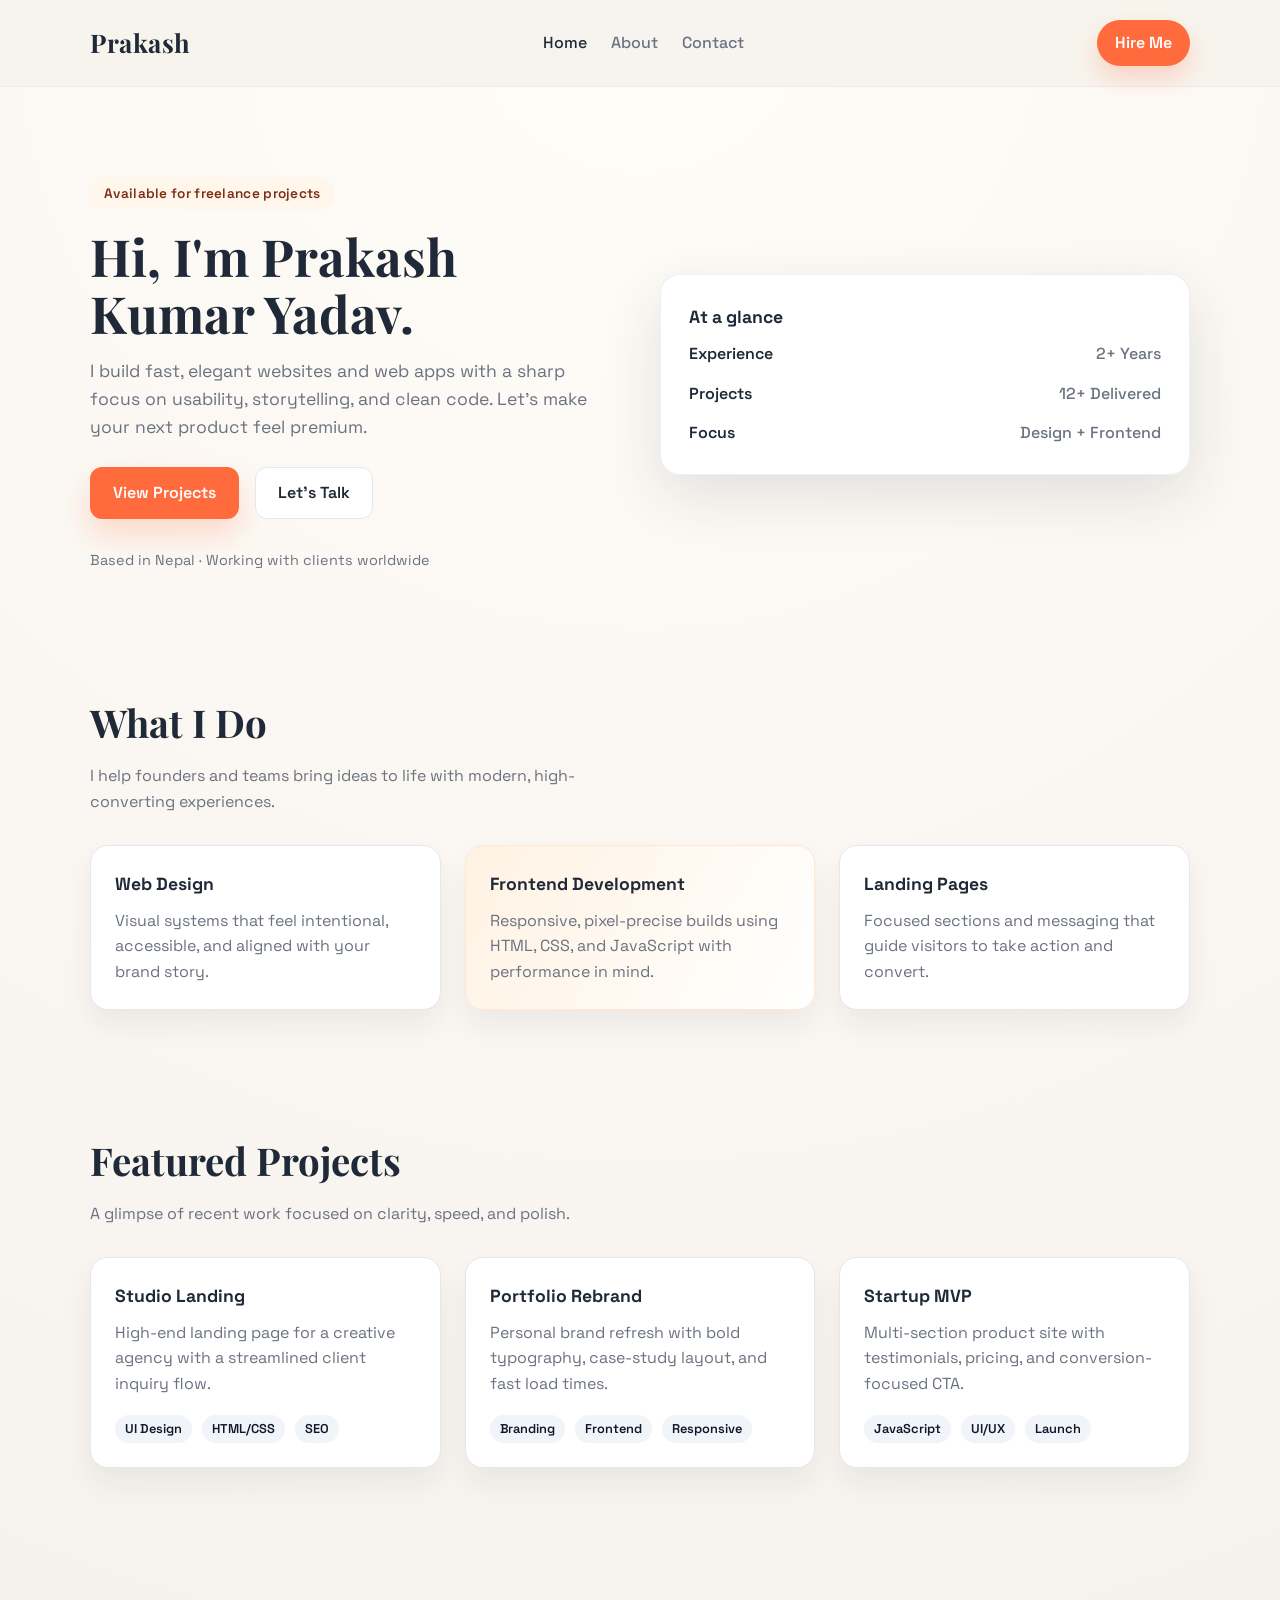
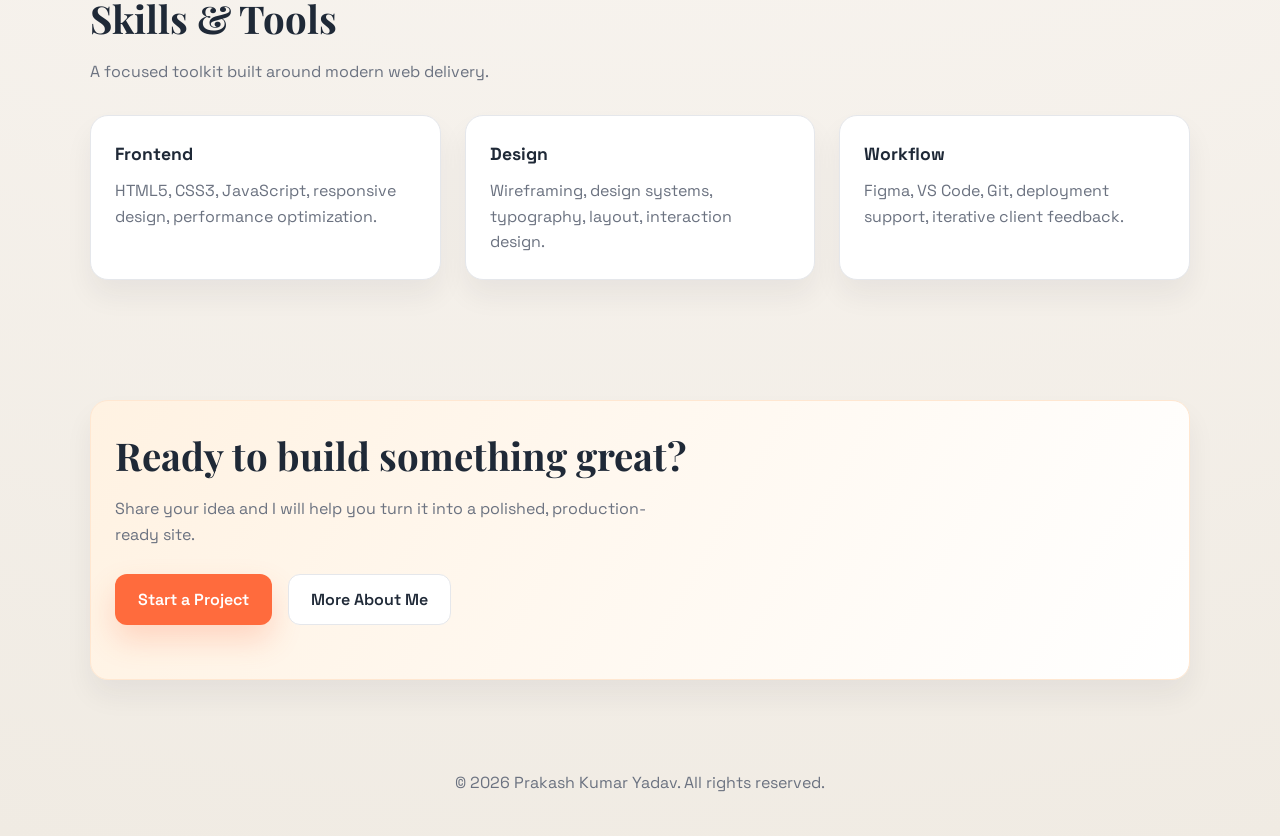
<file: index.html>
﻿<!doctype html>
<html lang="en">
  <head>
    <meta charset="UTF-8" />
    <meta name="viewport" content="width=device-width, initial-scale=1.0" />
    <title>Prakash Kumar Yadav | Portfolio</title>
    <meta
      name="description"
      content="Portfolio of Prakash Kumar Yadav, a web developer and designer creating polished, user-focused experiences."
    />
    <link rel="stylesheet" href="css/style.css" />
  </head>
  <body>
    <header class="site-header">
      <nav class="container nav">
        <a class="brand" href="index.html">Prakash</a>
        <ul class="nav-links">
          <li>
            <a class="active" aria-current="page" href="index.html">Home</a>
          </li>
          <li><a href="about.html">About</a></li>
          <li><a href="contact.html">Contact</a></li>
        </ul>
        <a class="nav-cta" href="contact.html">Hire Me</a>
      </nav>
    </header>

    <main>
      <section class="hero">
        <div class="container hero-grid">
          <div>
            <span class="badge">Available for freelance projects</span>
            <h1>Hi, I'm Prakash Kumar Yadav.</h1>
            <p class="lead">
              I build fast, elegant websites and web apps with a sharp focus on
              usability, storytelling, and clean code. Let's make your next
              product feel premium.
            </p>
            <div class="hero-actions">
              <a class="btn primary" href="#projects">View Projects</a>
              <a class="btn ghost" href="contact.html">Let's Talk</a>
            </div>
            <p class="form-note">
              Based in Nepal · Working with clients worldwide
            </p>
          </div>
          <aside class="hero-card">
            <h3>At a glance</h3>
            <ul class="hero-list">
              <li>Experience <span>2+ Years</span></li>
              <li>Projects <span>12+ Delivered</span></li>
              <li>Focus <span>Design + Frontend</span></li>
            </ul>
          </aside>
        </div>
      </section>

      <section class="section">
        <div class="container">
          <div class="section-header">
            <div>
              <h2>What I Do</h2>
              <p class="section-subtitle">
                I help founders and teams bring ideas to life with modern,
                high-converting experiences.
              </p>
            </div>
          </div>
          <div class="cards">
            <div class="card">
              <h3>Web Design</h3>
              <p>
                Visual systems that feel intentional, accessible, and aligned
                with your brand story.
              </p>
            </div>
            <div class="card highlight">
              <h3>Frontend Development</h3>
              <p>
                Responsive, pixel-precise builds using HTML, CSS, and JavaScript
                with performance in mind.
              </p>
            </div>
            <div class="card">
              <h3>Landing Pages</h3>
              <p>
                Focused sections and messaging that guide visitors to take
                action and convert.
              </p>
            </div>
          </div>
        </div>
      </section>

      <section id="projects" class="section">
        <div class="container">
          <div class="section-header">
            <div>
              <h2>Featured Projects</h2>
              <p class="section-subtitle">
                A glimpse of recent work focused on clarity, speed, and polish.
              </p>
            </div>
          </div>
          <div class="cards">
            <article class="card">
              <h3>Studio Landing</h3>
              <p>
                High-end landing page for a creative agency with a streamlined
                client inquiry flow.
              </p>
              <div class="project-meta">
                <span class="tag">UI Design</span>
                <span class="tag">HTML/CSS</span>
                <span class="tag">SEO</span>
              </div>
            </article>
            <article class="card">
              <h3>Portfolio Rebrand</h3>
              <p>
                Personal brand refresh with bold typography, case-study layout,
                and fast load times.
              </p>
              <div class="project-meta">
                <span class="tag">Branding</span>
                <span class="tag">Frontend</span>
                <span class="tag">Responsive</span>
              </div>
            </article>
            <article class="card">
              <h3>Startup MVP</h3>
              <p>
                Multi-section product site with testimonials, pricing, and
                conversion-focused CTA.
              </p>
              <div class="project-meta">
                <span class="tag">JavaScript</span>
                <span class="tag">UI/UX</span>
                <span class="tag">Launch</span>
              </div>
            </article>
          </div>
        </div>
      </section>

      <section class="section">
        <div class="container">
          <div class="section-header">
            <div>
              <h2>Skills & Tools</h2>
              <p class="section-subtitle">
                A focused toolkit built around modern web delivery.
              </p>
            </div>
          </div>
          <div class="cards">
            <div class="card">
              <h3>Frontend</h3>
              <p>
                HTML5, CSS3, JavaScript, responsive design, performance
                optimization.
              </p>
            </div>
            <div class="card">
              <h3>Design</h3>
              <p>
                Wireframing, design systems, typography, layout, interaction
                design.
              </p>
            </div>
            <div class="card">
              <h3>Workflow</h3>
              <p>
                Figma, VS Code, Git, deployment support, iterative client
                feedback.
              </p>
            </div>
          </div>
        </div>
      </section>

      <section class="section">
        <div class="container">
          <div class="card highlight">
            <h2>Ready to build something great?</h2>
            <p class="section-subtitle">
              Share your idea and I will help you turn it into a polished,
              production-ready site.
            </p>
            <div class="hero-actions">
              <a class="btn primary" href="contact.html">Start a Project</a>
              <a class="btn ghost" href="about.html">More About Me</a>
            </div>
          </div>
        </div>
      </section>
    </main>

    <footer>
      <div class="container">
        <p>© 2026 Prakash Kumar Yadav. All rights reserved.</p>
      </div>
    </footer>

    <script src="js/script.js"></script>
  </body>
</html>
</file>
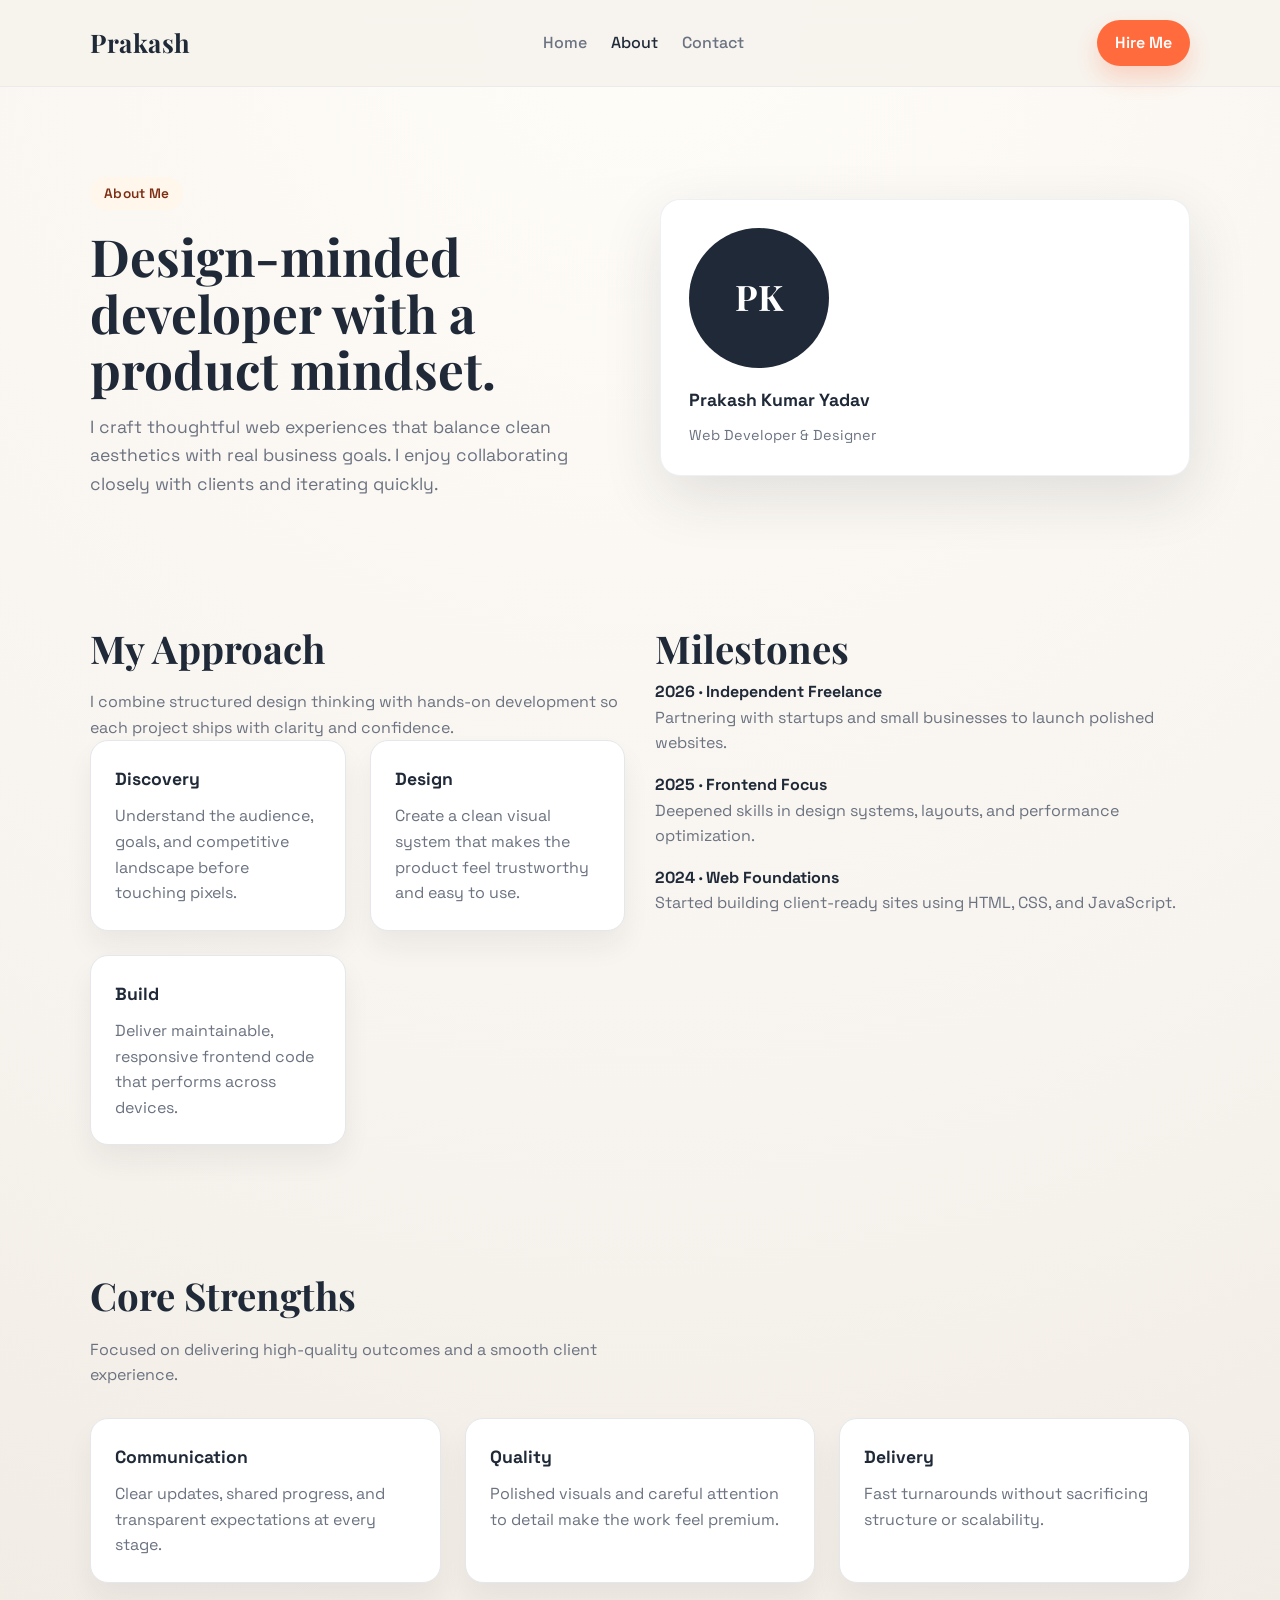
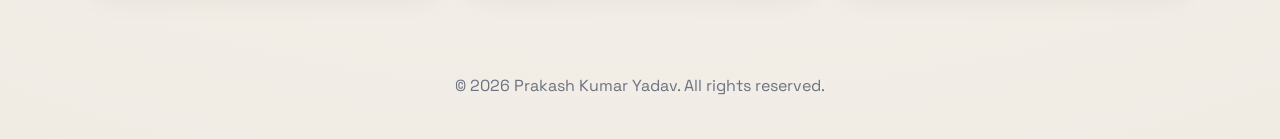
<file: about.html>
﻿<!DOCTYPE html>
<html lang="en">
<head>
    <meta charset="UTF-8">
    <meta name="viewport" content="width=device-width, initial-scale=1.0">
    <title>About | Prakash Kumar Yadav</title>
    <meta name="description" content="Learn more about Prakash Kumar Yadav, a web developer focused on creating elegant and effective digital experiences.">
    <link rel="stylesheet" href="css/style.css">
</head>
<body>

<header class="site-header">
    <nav class="container nav">
        <a class="brand" href="index.html">Prakash</a>
        <ul class="nav-links">
            <li><a href="index.html">Home</a></li>
            <li><a class="active" aria-current="page" href="about.html">About</a></li>
            <li><a href="contact.html">Contact</a></li>
        </ul>
        <a class="nav-cta" href="contact.html">Hire Me</a>
    </nav>
</header>

<main>
    <section class="hero">
        <div class="container hero-grid">
            <div>
                <span class="badge">About Me</span>
                <h1>Design-minded developer with a product mindset.</h1>
                <p class="lead">I craft thoughtful web experiences that balance clean aesthetics with real business goals. I enjoy collaborating closely with clients and iterating quickly.</p>
            </div>
            <aside class="hero-card">
                <div class="avatar">PK</div>
                <h3>Prakash Kumar Yadav</h3>
                <p class="form-note">Web Developer & Designer</p>
            </aside>
        </div>
    </section>

    <section class="section">
        <div class="container about-grid">
            <div>
                <h2>My Approach</h2>
                <p class="section-subtitle">I combine structured design thinking with hands-on development so each project ships with clarity and confidence.</p>
                <div class="cards">
                    <div class="card">
                        <h3>Discovery</h3>
                        <p>Understand the audience, goals, and competitive landscape before touching pixels.</p>
                    </div>
                    <div class="card">
                        <h3>Design</h3>
                        <p>Create a clean visual system that makes the product feel trustworthy and easy to use.</p>
                    </div>
                    <div class="card">
                        <h3>Build</h3>
                        <p>Deliver maintainable, responsive frontend code that performs across devices.</p>
                    </div>
                </div>
            </div>
            <div>
                <h2>Milestones</h2>
                <ul class="timeline">
                    <li>
                        <strong>2026 · Independent Freelance</strong>
                        Partnering with startups and small businesses to launch polished websites.
                    </li>
                    <li>
                        <strong>2025 · Frontend Focus</strong>
                        Deepened skills in design systems, layouts, and performance optimization.
                    </li>
                    <li>
                        <strong>2024 · Web Foundations</strong>
                        Started building client-ready sites using HTML, CSS, and JavaScript.
                    </li>
                </ul>
            </div>
        </div>
    </section>

    <section class="section">
        <div class="container">
            <div class="section-header">
                <div>
                    <h2>Core Strengths</h2>
                    <p class="section-subtitle">Focused on delivering high-quality outcomes and a smooth client experience.</p>
                </div>
            </div>
            <div class="cards">
                <div class="card">
                    <h3>Communication</h3>
                    <p>Clear updates, shared progress, and transparent expectations at every stage.</p>
                </div>
                <div class="card">
                    <h3>Quality</h3>
                    <p>Polished visuals and careful attention to detail make the work feel premium.</p>
                </div>
                <div class="card">
                    <h3>Delivery</h3>
                    <p>Fast turnarounds without sacrificing structure or scalability.</p>
                </div>
            </div>
        </div>
    </section>
</main>

<footer>
    <div class="container">
        <p>© 2026 Prakash Kumar Yadav. All rights reserved.</p>
    </div>
</footer>

</body>
</html>
</file>
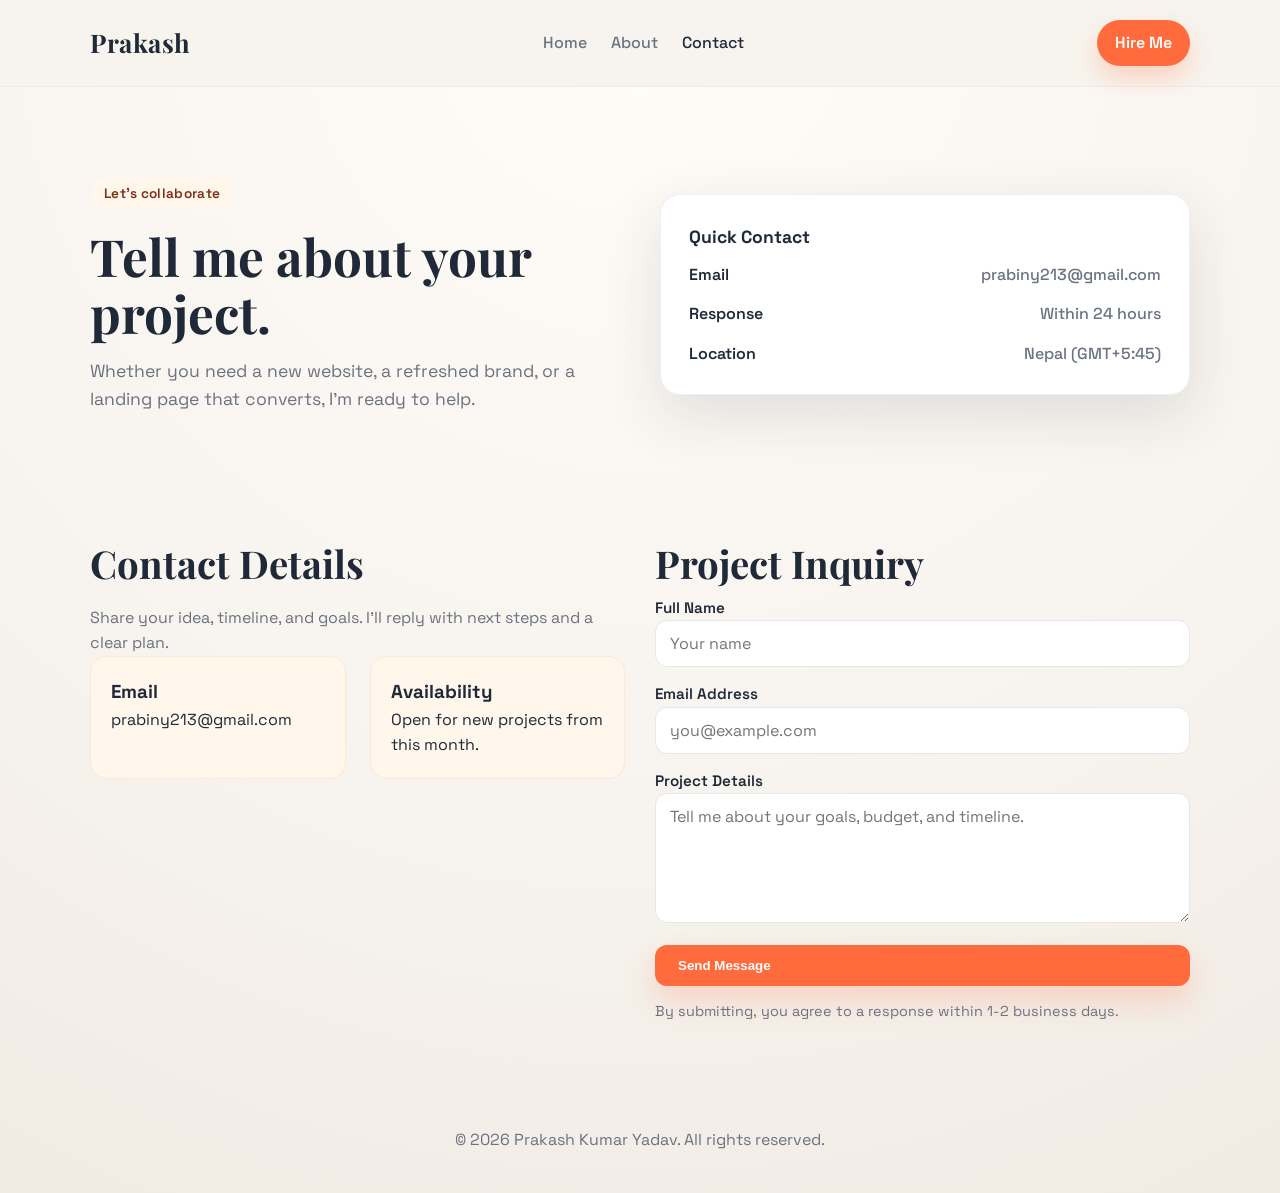
<file: contact.html>
﻿<!DOCTYPE html>
<html lang="en">
<head>
    <meta charset="UTF-8">
    <meta name="viewport" content="width=device-width, initial-scale=1.0">
    <title>Contact | Prakash Kumar Yadav</title>
    <meta name="description" content="Get in touch with Prakash Kumar Yadav for web design and frontend development projects.">
    <link rel="stylesheet" href="css/style.css">
</head>
<body>

<header class="site-header">
    <nav class="container nav">
        <a class="brand" href="index.html">Prakash</a>
        <ul class="nav-links">
            <li><a href="index.html">Home</a></li>
            <li><a href="about.html">About</a></li>
            <li><a class="active" aria-current="page" href="contact.html">Contact</a></li>
        </ul>
        <a class="nav-cta" href="contact.html">Hire Me</a>
    </nav>
</header>

<main>
    <section class="hero">
        <div class="container hero-grid">
            <div>
                <span class="badge">Let's collaborate</span>
                <h1>Tell me about your project.</h1>
                <p class="lead">Whether you need a new website, a refreshed brand, or a landing page that converts, I'm ready to help.</p>
            </div>
            <aside class="hero-card">
                <h3>Quick Contact</h3>
                <ul class="hero-list">
                    <li>Email <span>prabiny213@gmail.com</span></li>
                    <li>Response <span>Within 24 hours</span></li>
                    <li>Location <span>Nepal (GMT+5:45)</span></li>
                </ul>
            </aside>
        </div>
    </section>

    <section class="section">
        <div class="container contact-grid">
            <div>
                <h2>Contact Details</h2>
                <p class="section-subtitle">Share your idea, timeline, and goals. I'll reply with next steps and a clear plan.</p>
                <div class="cards">
                    <div class="info-card">
                        <h3>Email</h3>
                        <p>prabiny213@gmail.com</p>
                    </div>
                    <div class="info-card">
                        <h3>Availability</h3>
                        <p>Open for new projects from this month.</p>
                    </div>
                </div>
            </div>
            <div>
                <h2>Project Inquiry</h2>
                <form id="contactForm" novalidate>
                    <div>
                        <label for="name">Full Name</label>
                        <input type="text" id="name" name="name" placeholder="Your name">
                    </div>
                    <div>
                        <label for="email">Email Address</label>
                        <input type="email" id="email" name="email" placeholder="you@example.com">
                    </div>
                    <div>
                        <label for="message">Project Details</label>
                        <textarea id="message" name="message" placeholder="Tell me about your goals, budget, and timeline."></textarea>
                    </div>
                    <button class="btn primary" type="submit">Send Message</button>
                    <p class="form-note">By submitting, you agree to a response within 1-2 business days.</p>
                    <p id="formStatus" class="form-status" role="status" aria-live="polite"></p>
                </form>
            </div>
        </div>
    </section>
</main>

<footer>
    <div class="container">
        <p>© 2026 Prakash Kumar Yadav. All rights reserved.</p>
    </div>
</footer>

<script src="js/script.js"></script>
</body>
</html>
</file>
<file: css/style.css>
﻿@import url('https://fonts.googleapis.com/css2?family=Playfair+Display:wght@500;600;700&family=Space+Grotesk:wght@400;500;600;700&display=swap');

:root {
    --bg: #f7f3ee;
    --surface: #ffffff;
    --surface-alt: #fff6ec;
    --text: #1f2937;
    --muted: #6b7280;
    --accent: #ff6b3d;
    --accent-dark: #e35428;
    --accent-2: #1d4ed8;
    --border: #e5e7eb;
    --shadow: 0 20px 60px rgba(31, 41, 55, 0.12);
}

* {
    box-sizing: border-box;
    margin: 0;
    padding: 0;
}

body {
    font-family: 'Space Grotesk', 'Segoe UI', sans-serif;
    background: radial-gradient(circle at top, #fffdf8 0%, #f7f3ee 60%, #f0ebe3 100%);
    color: var(--text);
    line-height: 1.6;
}

img {
    max-width: 100%;
    display: block;
}

a {
    color: inherit;
    text-decoration: none;
}

.container {
    width: min(1100px, 90%);
    margin: 0 auto;
}

.site-header {
    position: sticky;
    top: 0;
    z-index: 10;
    background: rgba(247, 243, 238, 0.9);
    backdrop-filter: blur(14px);
    border-bottom: 1px solid rgba(229, 231, 235, 0.7);
}

.nav {
    display: flex;
    align-items: center;
    justify-content: space-between;
    padding: 20px 0;
    gap: 20px;
}

.brand {
    font-family: 'Playfair Display', serif;
    font-size: 1.6rem;
    font-weight: 700;
    letter-spacing: 0.5px;
}

.nav-links {
    list-style: none;
    display: flex;
    gap: 24px;
    flex-wrap: wrap;
    align-items: center;
}

.nav-links a {
    font-weight: 500;
    color: var(--muted);
    transition: color 0.2s ease;
}

.nav-links a.active,
.nav-links a:hover {
    color: var(--text);
}

.nav-cta {
    padding: 10px 18px;
    border-radius: 999px;
    background: var(--accent);
    color: white;
    font-weight: 600;
    box-shadow: 0 12px 24px rgba(255, 107, 61, 0.25);
    transition: transform 0.2s ease, box-shadow 0.2s ease;
}

.nav-cta:hover {
    transform: translateY(-1px);
    box-shadow: 0 16px 30px rgba(255, 107, 61, 0.3);
}

.hero {
    padding: 90px 0 60px;
}

.hero-grid {
    display: grid;
    grid-template-columns: repeat(auto-fit, minmax(280px, 1fr));
    gap: 40px;
    align-items: center;
}

.badge {
    display: inline-flex;
    align-items: center;
    gap: 8px;
    padding: 6px 14px;
    border-radius: 999px;
    background: var(--surface-alt);
    color: #7c2d12;
    font-size: 0.85rem;
    font-weight: 600;
    letter-spacing: 0.3px;
}

.hero h1 {
    font-family: 'Playfair Display', serif;
    font-size: clamp(2.6rem, 4vw, 3.4rem);
    line-height: 1.1;
    margin: 18px 0 16px;
}

.lead {
    font-size: 1.1rem;
    color: var(--muted);
    max-width: 520px;
}

.hero-actions {
    display: flex;
    flex-wrap: wrap;
    gap: 16px;
    margin: 26px 0 30px;
}

.btn {
    padding: 12px 22px;
    border-radius: 12px;
    font-weight: 600;
    border: 1px solid transparent;
    transition: transform 0.2s ease, box-shadow 0.2s ease, background 0.2s ease;
    display: inline-flex;
    align-items: center;
    gap: 8px;
}

.btn.primary {
    background: var(--accent);
    color: white;
    box-shadow: 0 15px 30px rgba(255, 107, 61, 0.22);
}

.btn.primary:hover {
    background: var(--accent-dark);
    transform: translateY(-2px);
}

.btn.ghost {
    background: var(--surface);
    border-color: var(--border);
    color: var(--text);
}

.btn.ghost:hover {
    transform: translateY(-2px);
    box-shadow: 0 14px 28px rgba(31, 41, 55, 0.08);
}

.hero-card {
    background: var(--surface);
    padding: 28px;
    border-radius: 20px;
    box-shadow: var(--shadow);
    border: 1px solid rgba(229, 231, 235, 0.6);
}

.hero-card h3 {
    font-size: 1.1rem;
    margin-bottom: 10px;
}

.hero-list {
    list-style: none;
    display: grid;
    gap: 14px;
}

.hero-list li {
    display: flex;
    justify-content: space-between;
    font-weight: 600;
}

.hero-list span {
    font-weight: 500;
    color: var(--muted);
}

.section {
    padding: 60px 0;
}

.section-header {
    display: flex;
    align-items: flex-end;
    justify-content: space-between;
    gap: 20px;
    margin-bottom: 30px;
}

.section h2 {
    font-family: 'Playfair Display', serif;
    font-size: clamp(2rem, 3vw, 2.6rem);
}

.section-subtitle {
    color: var(--muted);
    max-width: 540px;
    margin-top: 10px;
}

.cards {
    display: grid;
    grid-template-columns: repeat(auto-fit, minmax(240px, 1fr));
    gap: 24px;
}

.card {
    background: var(--surface);
    padding: 24px;
    border-radius: 18px;
    border: 1px solid var(--border);
    box-shadow: 0 16px 28px rgba(31, 41, 55, 0.06);
}

.card h3 {
    margin-bottom: 10px;
    font-size: 1.1rem;
}

.card p {
    color: var(--muted);
}

.project-meta {
    margin-top: 18px;
    display: flex;
    flex-wrap: wrap;
    gap: 10px;
}

.tag {
    background: #f1f5f9;
    color: #0f172a;
    padding: 4px 10px;
    border-radius: 999px;
    font-size: 0.8rem;
    font-weight: 600;
}

.highlight {
    background: linear-gradient(120deg, #fff2e2 0%, #fff 100%);
    border: 1px solid #ffe7d1;
}

.about-grid {
    display: grid;
    grid-template-columns: repeat(auto-fit, minmax(240px, 1fr));
    gap: 30px;
    align-items: start;
}

.avatar {
    width: 140px;
    height: 140px;
    border-radius: 50%;
    background: #1f2937;
    color: white;
    display: grid;
    place-items: center;
    font-weight: 700;
    font-size: 2.2rem;
    font-family: 'Playfair Display', serif;
    margin-bottom: 18px;
}

.timeline {
    list-style: none;
    display: grid;
    gap: 16px;
    color: var(--muted);
}

.timeline strong {
    display: block;
    color: var(--text);
}

.contact-grid {
    display: grid;
    grid-template-columns: repeat(auto-fit, minmax(240px, 1fr));
    gap: 30px;
}

.info-card {
    padding: 20px;
    border-radius: 16px;
    background: var(--surface-alt);
    border: 1px solid #ffe7d1;
}

form {
    display: grid;
    gap: 14px;
}

label {
    font-weight: 600;
    font-size: 0.95rem;
}

input,
textarea {
    width: 100%;
    padding: 12px 14px;
    border-radius: 12px;
    border: 1px solid var(--border);
    font-family: inherit;
    font-size: 1rem;
}

textarea {
    min-height: 130px;
    resize: vertical;
}

.form-note {
    font-size: 0.9rem;
    color: var(--muted);
}

.form-status {
    font-weight: 600;
    color: #b91c1c;
}

.form-status.success {
    color: #166534;
}

footer {
    padding: 30px 0 40px;
    text-align: center;
    color: var(--muted);
}

@media (max-width: 768px) {
    .nav {
        flex-direction: column;
        align-items: flex-start;
    }

    .hero {
        padding-top: 60px;
    }

    .section-header {
        flex-direction: column;
        align-items: flex-start;
    }
}
</file>
